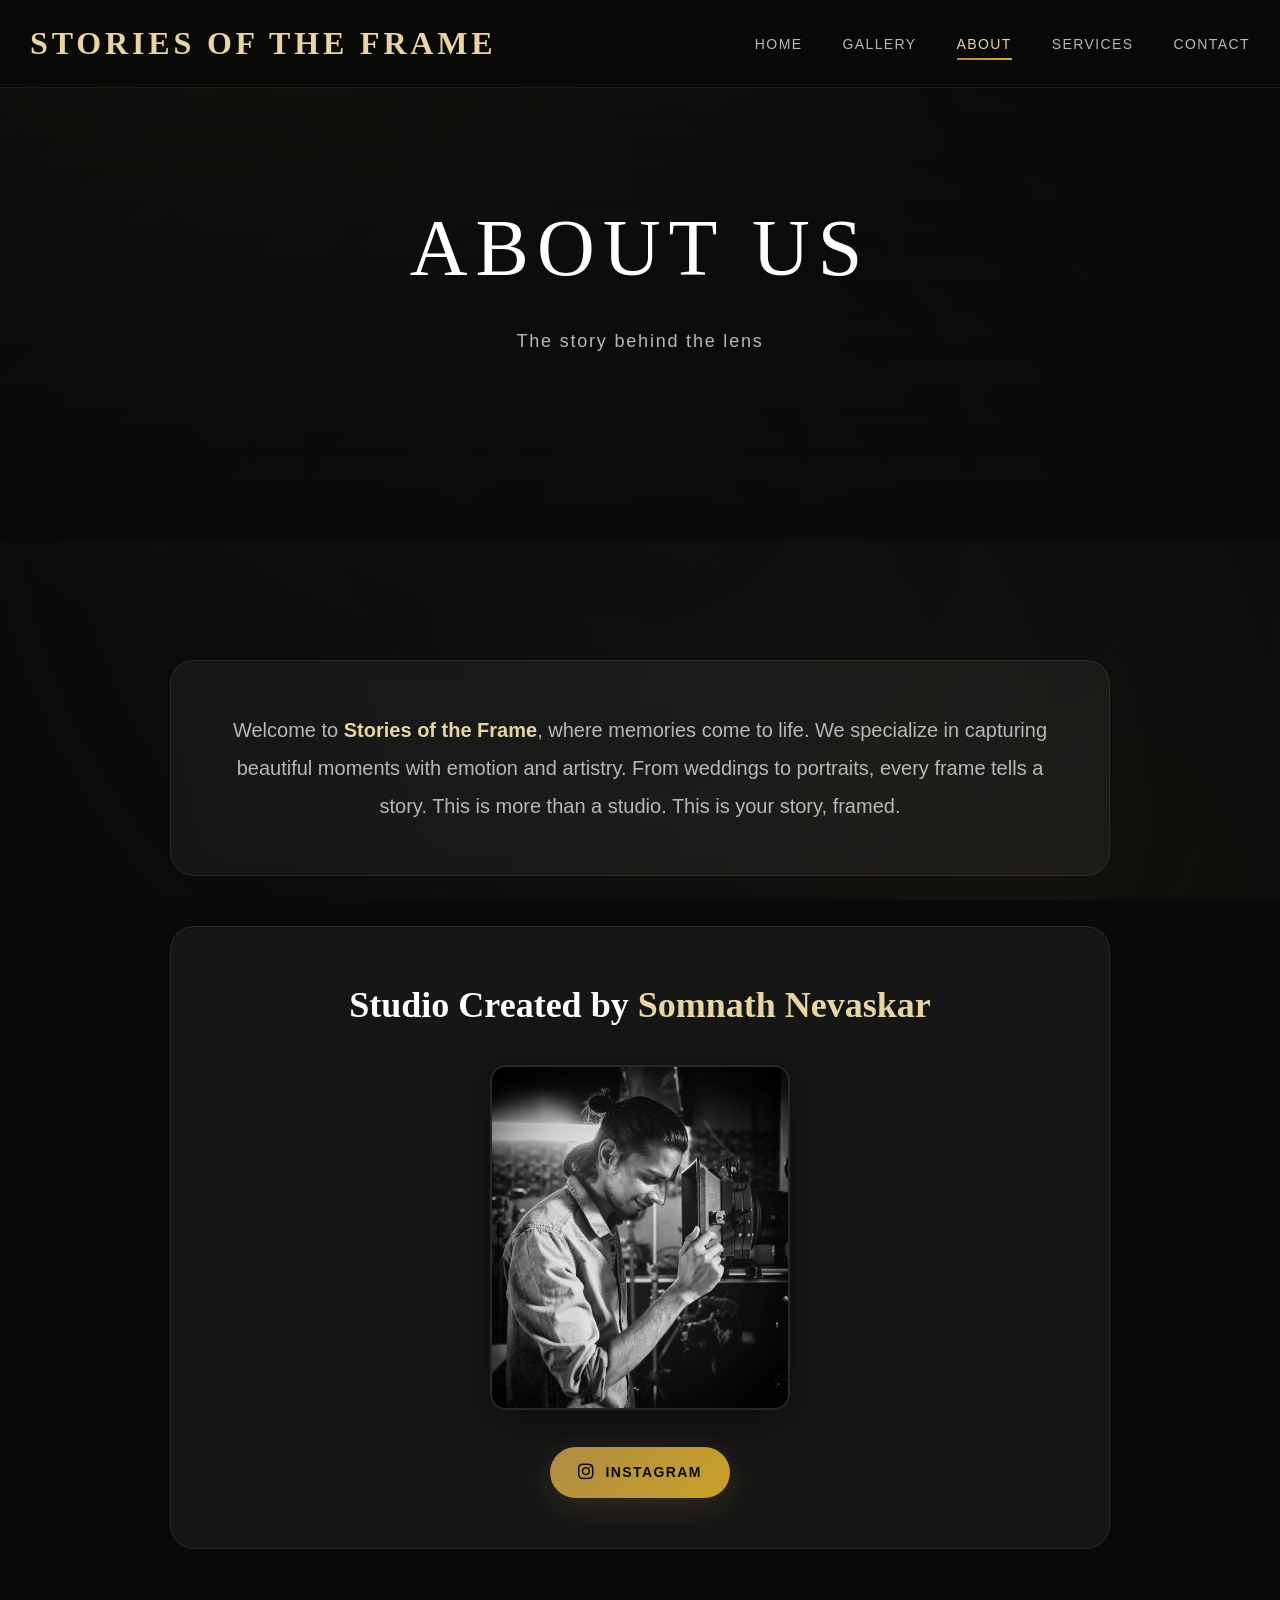
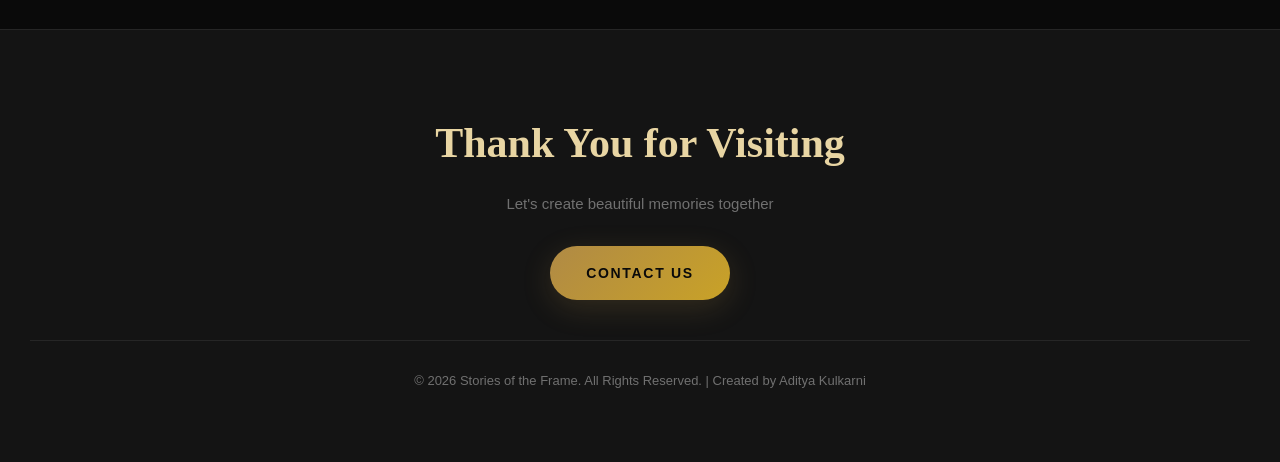
<file: about.html>
<!DOCTYPE html>
<html lang="en">
<head>
  <meta charset="UTF-8" />
  <meta name="viewport" content="width=device-width, initial-scale=1.0" />
  <title>Stories Of The Frame - About</title>
  <link rel="stylesheet" href="style.css" />
  <link rel="stylesheet" href="https://cdnjs.cloudflare.com/ajax/libs/font-awesome/6.4.0/css/all.min.css" />
</head>
<body>
  <div class="scroll-progress" id="scrollProgress"></div>
  
  <nav class="navbar" id="navbar">
    <div class="nav-container">
      <a href="index.html" class="logo">Stories Of The Frame</a>
      <div class="menu-toggle" id="menuToggle" onclick="toggleMenu()"><span></span><span></span><span></span></div>
      <ul class="nav-links" id="navLinks">
        <li><a href="index.html">Home</a></li>
        <li><a href="Frame.html">Gallery</a></li>
        <li><a href="about.html" class="active">About</a></li>
        <li><a href="serives.html">Services</a></li>
        <li><a href="contact.html">Contact</a></li>
      </ul>
    </div>
  </nav>
  
  <header class="page-header">
    <video autoplay muted loop playsinline class="page-header-video" id="pageVideo">
      <source src="vid/VID-20250129-WA0007.mp4" type="video/mp4" />
    </video>
    <div class="page-header-overlay"></div>
    <div class="page-header-content">
      <h1>About Us</h1>
      <p>The story behind the lens</p>
    </div>
  </header>
  
  <main>
    <section class="about-section">
      <div class="about-card reveal">
        <p>Welcome to <strong>Stories of the Frame</strong>, where memories come to life. We specialize in capturing beautiful moments with emotion and artistry. From weddings to portraits, every frame tells a story. This is more than a studio. This is your story, framed.</p>
      </div>
      <div class="creator-card reveal">
        <h2 class="creator-title">Studio Created by <strong>Somnath Nevaskar</strong></h2>
        <div class="creator-image">
          <img src="photo/somesh.jpeg" alt="Studio Owner" loading="lazy" />
        </div>
        <div class="social-links">
          <a href="https://www.instagram.com/_someshwar_rao?igsh=eXB0MXd5MjUyZXI3" target="_blank" class="social-link"><i class="fab fa-instagram"></i> Instagram</a>
        </div>
      </div>
    </section>
  </main>
  
  <footer>
    <h2>Thank You for Visiting</h2>
    <p>Let's create beautiful memories together</p>
    <a href="contact.html" class="cta-btn">Contact Us</a>
    <p class="copyright">&copy; 2026 Stories of the Frame. All Rights Reserved. | Created by Aditya Kulkarni</p>
  </footer>
  
  <script>
    function toggleMenu() {
      document.getElementById('navLinks').classList.toggle('active');
      document.getElementById('menuToggle').classList.toggle('active');
    }

    document.querySelectorAll('.nav-links a').forEach(link => {
      link.addEventListener('click', () => {
        document.getElementById('navLinks').classList.remove('active');
        document.getElementById('menuToggle').classList.remove('active');
      });
    });

    window.addEventListener('scroll', () => {
      const navbar = document.getElementById('navbar');
      const progress = document.getElementById('scrollProgress');
      
      if (window.scrollY > 50) navbar.classList.add('scrolled');
      else navbar.classList.remove('scrolled');
      
      const scrollTop = window.scrollY;
      const docHeight = document.documentElement.scrollHeight - window.innerHeight;
      progress.style.width = (scrollTop / docHeight) * 100 + '%';
    });

    const revealElements = document.querySelectorAll('.reveal');
    const revealObserver = new IntersectionObserver((entries) => {
      entries.forEach(entry => {
        if (entry.isIntersecting) entry.target.classList.add('in-view');
      });
    }, { threshold: 0.1, rootMargin: '0px 0px -50px 0px' });
    revealElements.forEach(el => revealObserver.observe(el));
  </script>
</body>
</html>
</file>
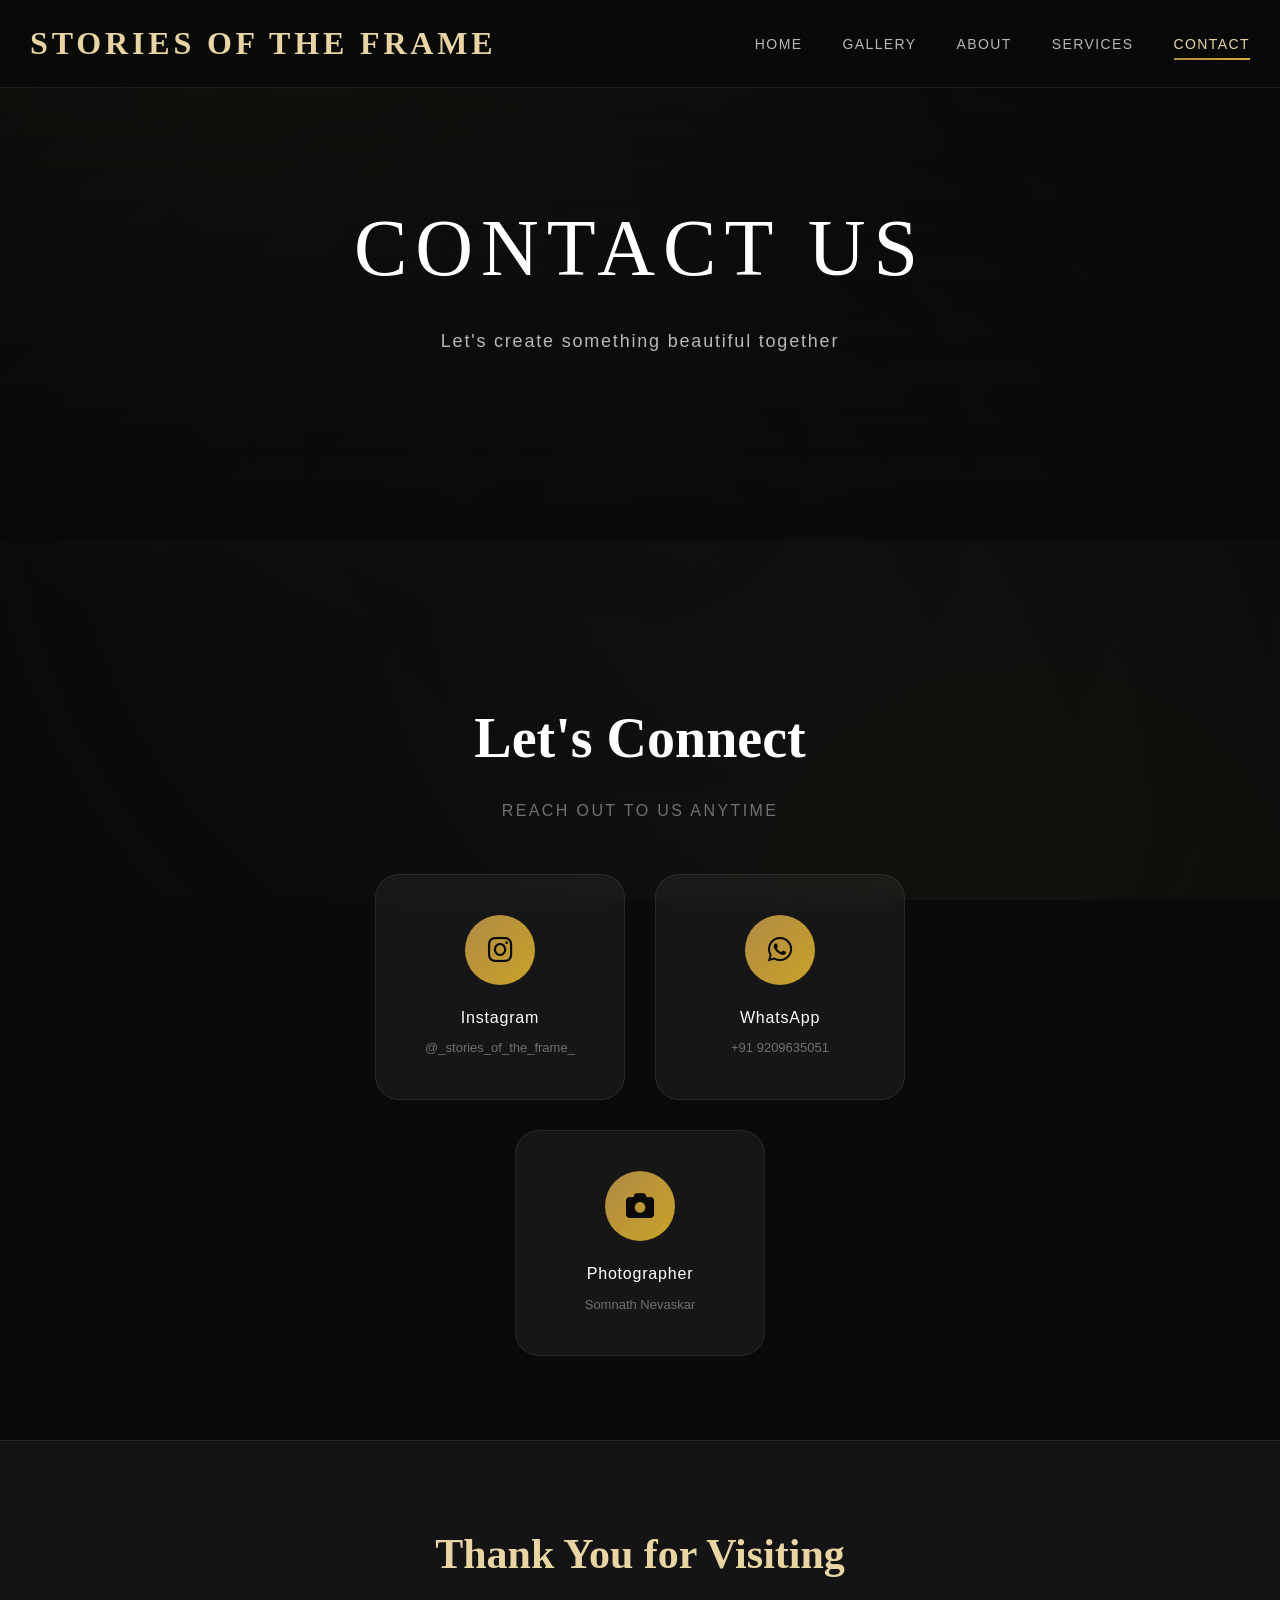
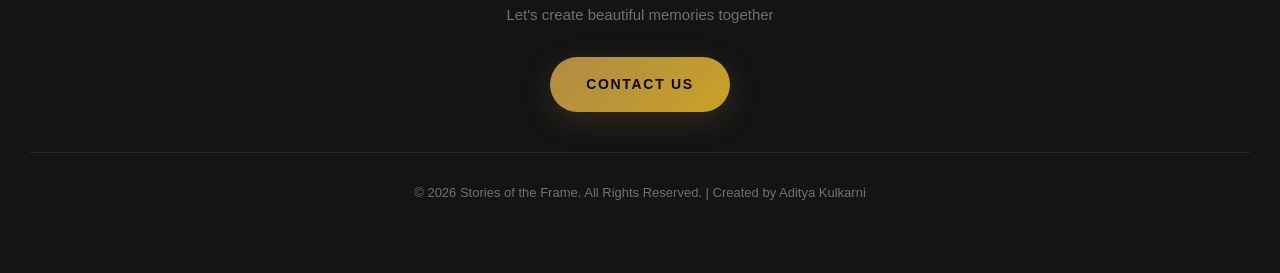
<file: contact.html>
<!DOCTYPE html>
<html lang="en">
<head>
  <meta charset="UTF-8" />
  <meta name="viewport" content="width=device-width, initial-scale=1.0" />
  <title>Stories Of The Frame - Contact</title>
  <link rel="stylesheet" href="style.css" />
  <link rel="stylesheet" href="https://cdnjs.cloudflare.com/ajax/libs/font-awesome/6.4.0/css/all.min.css" />
</head>
<body>
  <div class="scroll-progress" id="scrollProgress"></div>
  
  <nav class="navbar" id="navbar">
    <div class="nav-container">
      <a href="index.html" class="logo">Stories Of The Frame</a>
      <div class="menu-toggle" id="menuToggle" onclick="toggleMenu()"><span></span><span></span><span></span></div>
      <ul class="nav-links" id="navLinks">
        <li><a href="index.html">Home</a></li>
        <li><a href="Frame.html">Gallery</a></li>
        <li><a href="about.html">About</a></li>
        <li><a href="serives.html">Services</a></li>
        <li><a href="contact.html" class="active">Contact</a></li>
      </ul>
    </div>
  </nav>
  
  <header class="page-header">
    <video autoplay muted loop playsinline class="page-header-video" id="pageVideo">
      <source src="vid/VID-20250129-WA0007.mp4" type="video/mp4" />
    </video>
    <div class="page-header-overlay"></div>
    <div class="page-header-content">
      <h1>Contact Us</h1>
      <p>Let's create something beautiful together</p>
    </div>
  </header>
  
  <main>
    <section class="contact-section">
      <h2 class="contact-title reveal">Let's Connect</h2>
      <p class="contact-subtitle reveal">Reach out to us anytime</p>
      <div class="contact-grid reveal">
        <a href="https://www.instagram.com/_stories_of_the_frame_?igsh=MXc0NmU3d3RmYnJr" target="_blank" class="contact-card">
          <div class="contact-card-icon"><i class="fab fa-instagram"></i></div>
          <div class="contact-card-text">Instagram</div>
          <div class="contact-card-subtext">@_stories_of_the_frame_</div>
        </a>
        <a href="https://wa.me/919209635051?text=Hi%2C%20I%20have%20book%20order%20on" target="_blank" class="contact-card">
          <div class="contact-card-icon"><i class="fab fa-whatsapp"></i></div>
          <div class="contact-card-text">WhatsApp</div>
          <div class="contact-card-subtext">+91 9209635051</div>
        </a>
        <a href="https://www.instagram.com/_someshwar_rao?igsh=eXB0MXd5MjUyZXI3" target="_blank" class="contact-card">
          <div class="contact-card-icon"><i class="fas fa-camera"></i></div>
          <div class="contact-card-text">Photographer</div>
          <div class="contact-card-subtext">Somnath Nevaskar</div>
        </a>
      </div>
    </section>
  </main>
  
  <footer>
    <h2>Thank You for Visiting</h2>
    <p>Let's create beautiful memories together</p>
    <a href="contact.html" class="cta-btn">Contact Us</a>
    <p class="copyright">&copy; 2026 Stories of the Frame. All Rights Reserved. | Created by Aditya Kulkarni</p>
  </footer>
  
  <script>
    function toggleMenu() {
      document.getElementById('navLinks').classList.toggle('active');
      document.getElementById('menuToggle').classList.toggle('active');
    }

    document.querySelectorAll('.nav-links a').forEach(link => {
      link.addEventListener('click', () => {
        document.getElementById('navLinks').classList.remove('active');
        document.getElementById('menuToggle').classList.remove('active');
      });
    });

    window.addEventListener('scroll', () => {
      const navbar = document.getElementById('navbar');
      const progress = document.getElementById('scrollProgress');
      
      if (window.scrollY > 50) navbar.classList.add('scrolled');
      else navbar.classList.remove('scrolled');
      
      const scrollTop = window.scrollY;
      const docHeight = document.documentElement.scrollHeight - window.innerHeight;
      progress.style.width = (scrollTop / docHeight) * 100 + '%';
    });

    const revealElements = document.querySelectorAll('.reveal');
    const revealObserver = new IntersectionObserver((entries) => {
      entries.forEach(entry => {
        if (entry.isIntersecting) entry.target.classList.add('in-view');
      });
    }, { threshold: 0.1, rootMargin: '0px 0px -50px 0px' });
    revealElements.forEach(el => revealObserver.observe(el));
  </script>
</body>
</html>
</file>
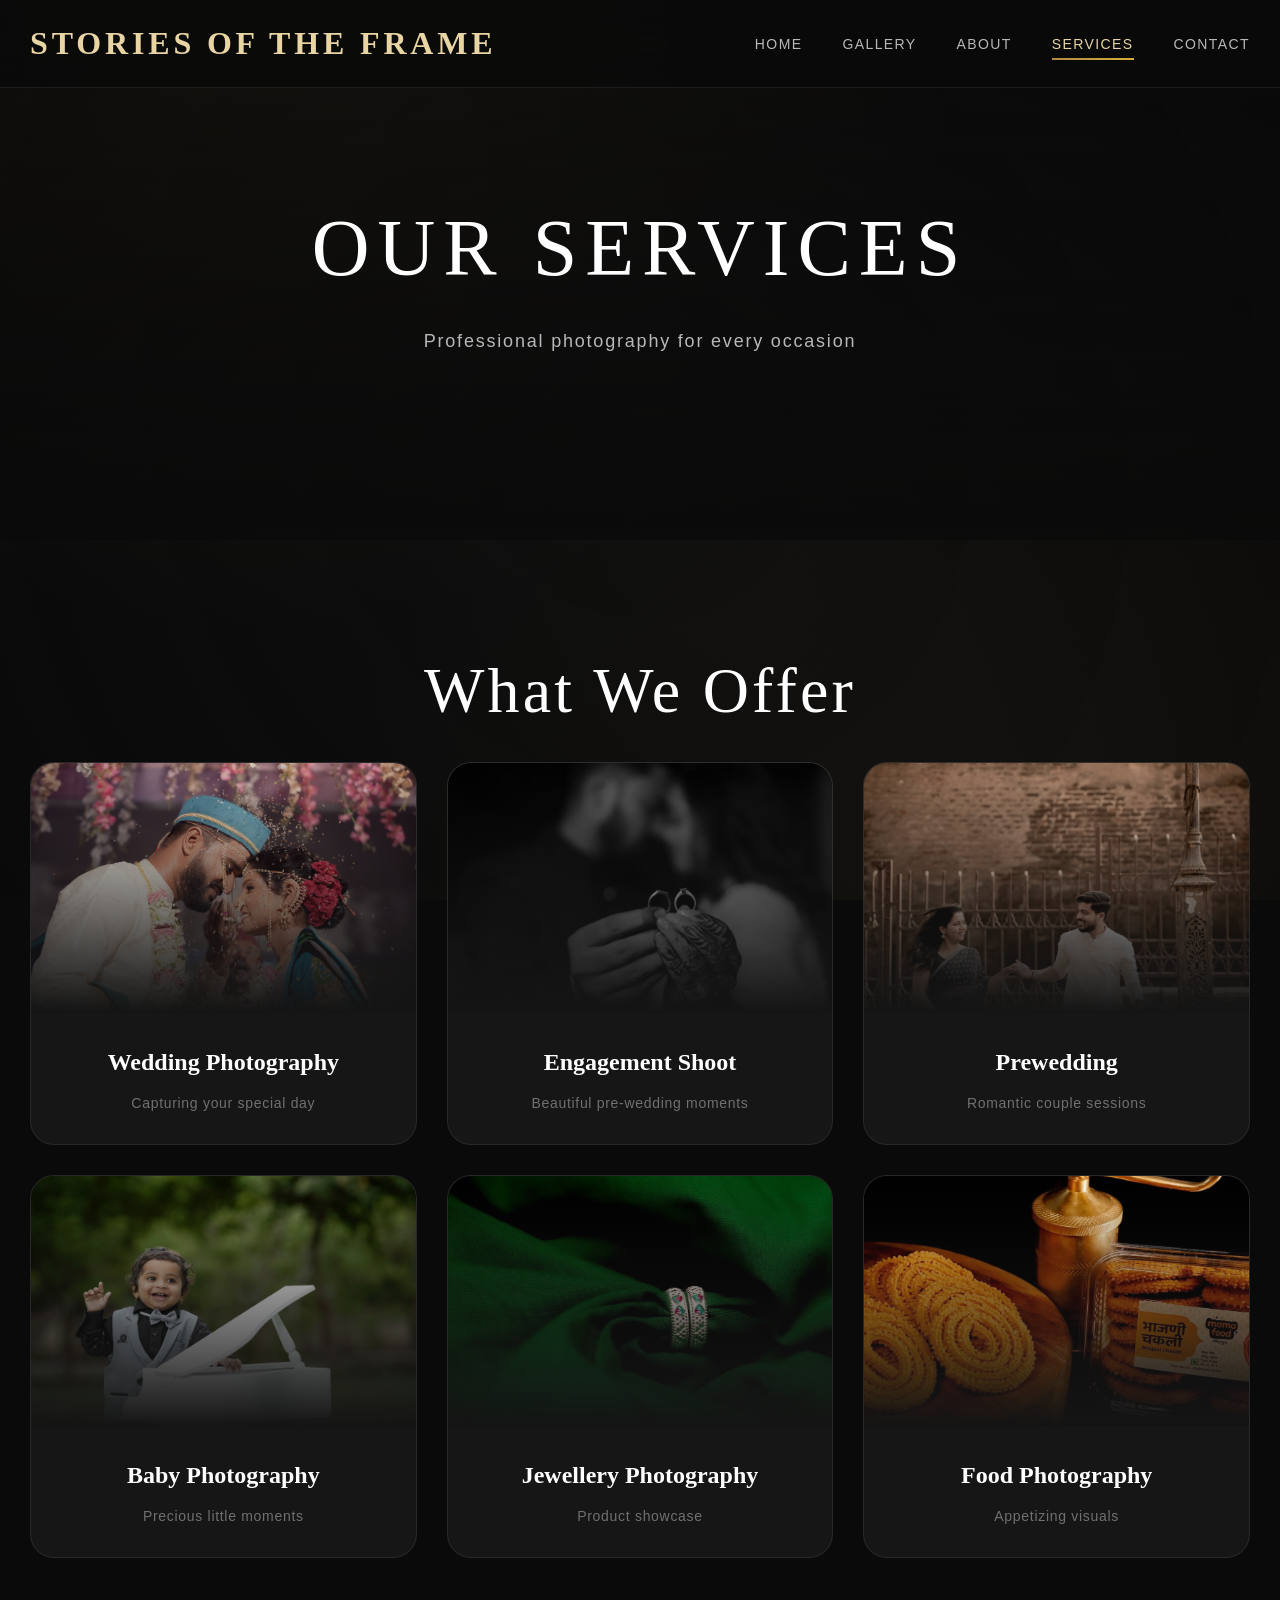
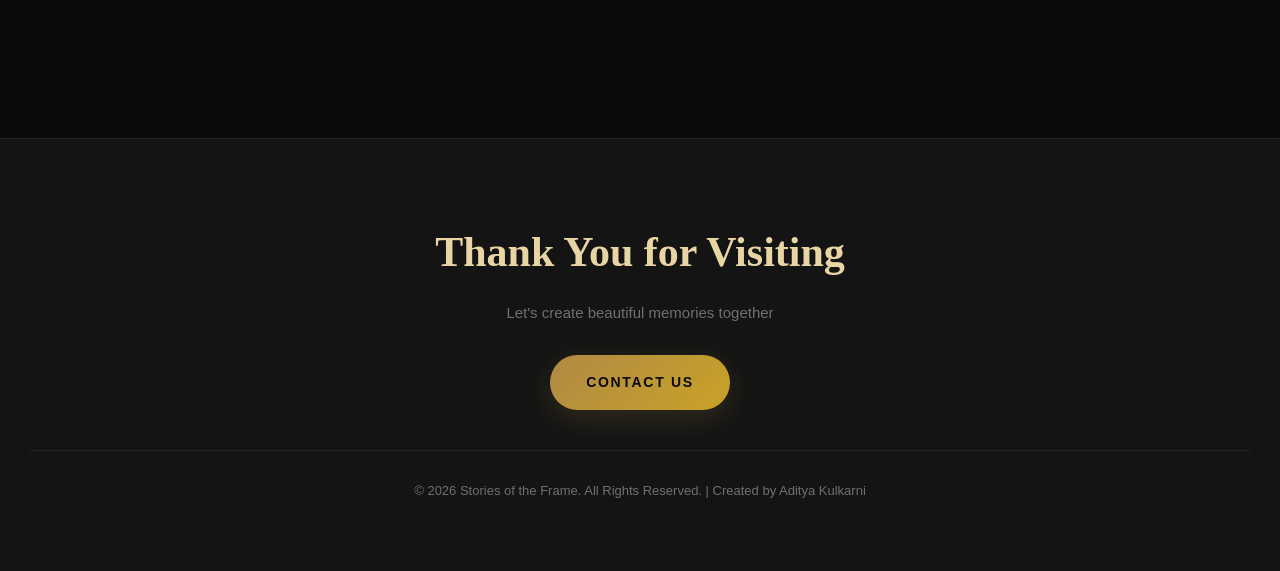
<file: serives.html>
<!DOCTYPE html>
<html lang="en">
<head>
  <meta charset="UTF-8" />
  <meta name="viewport" content="width=device-width, initial-scale=1.0" />
  <title>Stories Of The Frame - Services</title>
  <link rel="stylesheet" href="style.css" />
  <link rel="stylesheet" href="https://cdnjs.cloudflare.com/ajax/libs/font-awesome/6.4.0/css/all.min.css" />
</head>
<body>
  <div class="scroll-progress" id="scrollProgress"></div>
  
  <nav class="navbar" id="navbar">
    <div class="nav-container">
      <a href="index.html" class="logo">Stories Of The Frame</a>
      <div class="menu-toggle" id="menuToggle" onclick="toggleMenu()"><span></span><span></span><span></span></div>
      <ul class="nav-links" id="navLinks">
        <li><a href="index.html">Home</a></li>
        <li><a href="Frame.html">Gallery</a></li>
        <li><a href="about.html">About</a></li>
        <li><a href="serives.html" class="active">Services</a></li>
        <li><a href="contact.html">Contact</a></li>
      </ul>
    </div>
  </nav>
  
  <header class="page-header">
    <video autoplay muted loop playsinline class="page-header-video" id="pageVideo">
      <source src="vid/VID-20250129-WA0007.mp4" type="video/mp4" />
    </video>
    <div class="page-header-overlay"></div>
    <div class="page-header-content">
      <h1>Our Services</h1>
      <p>Professional photography for every occasion</p>
    </div>
  </header>
  
  <main>
    <section class="section">
      <h2 class="section-title reveal">What We Offer</h2>
      <div class="services-grid">
        <a href="Frame.html" class="service-card reveal">
          <div class="service-card-image"><img src="photo/wedding.jpeg" alt="Wedding" loading="lazy" /></div>
          <div class="service-card-content"><h3 class="service-card-title">Wedding Photography</h3><p class="service-card-desc">Capturing your special day</p></div>
        </a>
        <a href="Frame.html" class="service-card reveal">
          <div class="service-card-image"><img src="photo/engg.jpeg" alt="Engagement" loading="lazy" /></div>
          <div class="service-card-content"><h3 class="service-card-title">Engagement Shoot</h3><p class="service-card-desc">Beautiful pre-wedding moments</p></div>
        </a>
        <a href="Frame.html" class="service-card reveal">
          <div class="service-card-image"><img src="photo/prewedding.jpeg" alt="Prewedding" loading="lazy" /></div>
          <div class="service-card-content"><h3 class="service-card-title">Prewedding</h3><p class="service-card-desc">Romantic couple sessions</p></div>
        </a>
        <a href="Frame.html" class="service-card reveal">
          <div class="service-card-image"><img src="baby/baby.jpeg" alt="Baby" loading="lazy" /></div>
          <div class="service-card-content"><h3 class="service-card-title">Baby Photography</h3><p class="service-card-desc">Precious little moments</p></div>
        </a>
        <a href="Frame.html" class="service-card reveal">
          <div class="service-card-image"><img src="product/jewellery/jewellery.jpeg" alt="Jewellery" loading="lazy" /></div>
          <div class="service-card-content"><h3 class="service-card-title">Jewellery Photography</h3><p class="service-card-desc">Product showcase</p></div>
        </a>
        <a href="Frame.html" class="service-card reveal">
          <div class="service-card-image"><img src="product/food/food.jpeg" alt="Food" loading="lazy" /></div>
          <div class="service-card-content"><h3 class="service-card-title">Food Photography</h3><p class="service-card-desc">Appetizing visuals</p></div>
        </a>
      </div>
    </section>
  </main>
  
  <footer>
    <h2>Thank You for Visiting</h2>
    <p>Let's create beautiful memories together</p>
    <a href="contact.html" class="cta-btn">Contact Us</a>
    <p class="copyright">&copy; 2026 Stories of the Frame. All Rights Reserved. | Created by Aditya Kulkarni</p>
  </footer>
  
  <script>
    function toggleMenu() {
      document.getElementById('navLinks').classList.toggle('active');
      document.getElementById('menuToggle').classList.toggle('active');
    }

    document.querySelectorAll('.nav-links a').forEach(link => {
      link.addEventListener('click', () => {
        document.getElementById('navLinks').classList.remove('active');
        document.getElementById('menuToggle').classList.remove('active');
      });
    });

    window.addEventListener('scroll', () => {
      const navbar = document.getElementById('navbar');
      const progress = document.getElementById('scrollProgress');
      
      if (window.scrollY > 50) navbar.classList.add('scrolled');
      else navbar.classList.remove('scrolled');
      
      const scrollTop = window.scrollY;
      const docHeight = document.documentElement.scrollHeight - window.innerHeight;
      progress.style.width = (scrollTop / docHeight) * 100 + '%';
    });

    const revealElements = document.querySelectorAll('.reveal');
    const revealObserver = new IntersectionObserver((entries) => {
      entries.forEach(entry => {
        if (entry.isIntersecting) entry.target.classList.add('in-view');
      });
    }, { threshold: 0.1, rootMargin: '0px 0px -50px 0px' });
    revealElements.forEach(el => revealObserver.observe(el));
  </script>
</body>
</html>
</file>
<file: style.css>
/* ============================================
   CINEMATIC LOADER STYLES
   ============================================ */

.cinematic-loader {
    position: fixed;
    inset: 0;
    background: #0a0a0a;
    display: flex;
    flex-direction: column;
    align-items: center;
    justify-content: center;
    z-index: 99999;
    transition: opacity 0.8s ease;
}

.cinematic-loader.hidden,
.cinematic-loader.loader-hide {
    opacity: 0 !important;
    pointer-events: none !important;
}

.loader-particles {
    position: absolute;
    inset: 0;
    overflow: hidden;
    pointer-events: none;
}

.loader-particle {
    position: absolute;
    width: 6px;
    height: 6px;
    background: #b08a45;
    border-radius: 50%;
    animation: particleFloat 3s ease-in-out infinite;
    opacity: 0.6;
}

.loader-particle:nth-child(1) { left: 10%; top: 20%; animation-delay: 0s; }
.loader-particle:nth-child(2) { left: 20%; top: 60%; animation-delay: 0.5s; }
.loader-particle:nth-child(3) { left: 35%; top: 30%; animation-delay: 1s; }
.loader-particle:nth-child(4) { left: 50%; top: 70%; animation-delay: 1.5s; }
.loader-particle:nth-child(5) { left: 65%; top: 25%; animation-delay: 2s; }
.loader-particle:nth-child(6) { left: 80%; top: 55%; animation-delay: 0.3s; }
.loader-particle:nth-child(7) { left: 90%; top: 35%; animation-delay: 0.8s; }
.loader-particle:nth-child(8) { left: 75%; top: 80%; animation-delay: 1.2s; }

@keyframes particleFloat {
    0%, 100% { transform: translateY(0) scale(1); opacity: 0.6; }
    50% { transform: translateY(-30px) scale(1.5); opacity: 0.3; }
}

.loader-name {
    font-family: 'Cormorant Garamond', serif;
    font-size: clamp(32px, 8vw, 72px);
    font-weight: 500;
    letter-spacing: 0.15em;
    color: #e8d5a3;
    text-transform: uppercase;
    display: flex;
    flex-wrap: wrap;
    justify-content: center;
    gap: 8px;
    text-shadow: 0 0 40px rgba(176, 138, 69, 0.5);
    animation: textGlow 2s ease-in-out infinite alternate;
}

.loader-name span {
    display: inline-block;
    animation: letterFloat 2s ease-in-out infinite;
}

.loader-name span:nth-child(1) { animation-delay: 0.1s; }
.loader-name span:nth-child(2) { animation-delay: 0.2s; }
.loader-name span:nth-child(3) { animation-delay: 0.3s; }
.loader-name span:nth-child(4) { animation-delay: 0.4s; }
.loader-name span:nth-child(5) { animation-delay: 0.5s; }
.loader-name span:nth-child(6) { animation-delay: 0.6s; }
.loader-name span:nth-child(7) { animation-delay: 0.7s; }
.loader-name span:nth-child(8) { animation-delay: 0.8s; }
.loader-name span:nth-child(9) { animation-delay: 0.9s; }
.loader-name span:nth-child(10) { animation-delay: 1.0s; }
.loader-name span:nth-child(11) { animation-delay: 1.1s; }
.loader-name span:nth-child(12) { animation-delay: 1.2s; }
.loader-name span:nth-child(13) { animation-delay: 1.3s; }
.loader-name span:nth-child(14) { animation-delay: 1.4s; }
.loader-name span:nth-child(15) { animation-delay: 1.5s; }

@keyframes letterFloat {
    0%, 100% { transform: translateY(0); }
    50% { transform: translateY(-8px); }
}

@keyframes textGlow {
    from { text-shadow: 0 0 40px rgba(176, 138, 69, 0.4); }
    to { text-shadow: 0 0 60px rgba(176, 138, 69, 0.7), 0 0 80px rgba(176, 138, 69, 0.3); }
}

.loader-dots {
    display: flex;
    gap: 12px;
    margin-top: 30px;
}

.loader-dot {
    width: 12px;
    height: 12px;
    background: #b08a45;
    border-radius: 50%;
    animation: dotPulse 1.4s ease-in-out infinite;
}

.loader-dot:nth-child(1) { animation-delay: 0s; }
.loader-dot:nth-child(2) { animation-delay: 0.2s; }
.loader-dot:nth-child(3) { animation-delay: 0.4s; }

@keyframes dotPulse {
    0%, 80%, 100% { transform: scale(0.8); opacity: 0.5; }
    40% { transform: scale(1.2); opacity: 1; }
}

.loader-progress-mini {
    width: 200px;
    height: 3px;
    background: rgba(176, 138, 69, 0.2);
    border-radius: 3px;
    margin-top: 30px;
    overflow: hidden;
}

.loader-progress-mini-bar {
    height: 100%;
    width: 0;
    background: linear-gradient(90deg, #b08a45, #d4af37);
    border-radius: 3px;
    animation: progressFill 3s ease-out forwards;
}

@keyframes progressFill {
    0% { width: 0; }
    20% { width: 30%; }
    50% { width: 60%; }
    80% { width: 85%; }
    100% { width: 100%; }
}

/* Flash Overlay */
.flash-overlay {
    position: fixed;
    inset: 0;
    background: white;
    opacity: 0;
    pointer-events: none;
    z-index: 99998;
    transition: opacity 0.1s ease;
}

.flash-overlay.active {
    opacity: 0.8;
}

/* Focus Box */
.focus-box {
    width: 26px;
    height: 40px;
    border: 2px solid rgba(176, 138, 69, 0.6);
    border-radius: 20px;
    position: relative;
    animation: focusPulse 2s ease-in-out infinite;
}

.focus-box::before {
    content: '';
    position: absolute;
    top: 8px;
    left: 50%;
    transform: translateX(-50%);
    width: 4px;
    height: 8px;
    background: #b08a45;
    border-radius: 2px;
}

@keyframes focusPulse {
    0%, 100% { border-color: rgba(176, 138, 69, 0.6); }
    50% { border-color: rgba(176, 138, 69, 1); box-shadow: 0 0 20px rgba(176, 138, 69, 0.4); }
}

/* ============================================
   STORIES OF THE FRAME - PREMIUM BLACK THEME
   ============================================ */

@import url('https://fonts.googleapis.com/css2?family=Cormorant+Garamond:wght@400;500;600;700&family=Manrope:wght@300;400;500;600;700&display=swap');

:root {
    --bg-primary: #0a0a0a;
    --bg-secondary: #141414;
    --bg-tertiary: #1a1a1a;
    --bg-card: rgba(255, 255, 255, 0.03);
    --bg-card-hover: rgba(255, 255, 255, 0.06);
    --gold-primary: #b08a45;
    --gold-light: #d4af37;
    --gold-soft: #c9a227;
    --gold-glow: rgba(176, 138, 69, 0.3);
    --text-primary: #ffffff;
    --text-secondary: #b8b8b8;
    --text-muted: #707070;
    --text-gold: #e8d5a3;
    --glass-bg: rgba(255, 255, 255, 0.05);
    --glass-border: rgba(255, 255, 255, 0.08);
    --shadow-sm: 0 4px 20px rgba(0, 0, 0, 0.3);
    --shadow-md: 0 8px 40px rgba(0, 0, 0, 0.4);
    --shadow-lg: 0 16px 60px rgba(0, 0, 0, 0.5);
    --shadow-gold: 0 8px 30px rgba(176, 138, 69, 0.2);
    --font-display: 'Cormorant Garamond', serif;
    --font-body: 'Manrope', sans-serif;
    --radius-sm: 8px;
    --radius-md: 16px;
    --radius-lg: 24px;
    --radius-full: 9999px;
    --transition-fast: 0.2s ease;
    --transition-medium: 0.4s ease;
    --transition-slow: 0.7s cubic-bezier(0.4, 0, 0.2, 1);
}

*, *::before, *::after {
    margin: 0;
    padding: 0;
    box-sizing: border-box;
}

html {
    scroll-behavior: smooth;
    scroll-padding-top: 80px;
}

body {
    font-family: var(--font-body);
    background: var(--bg-primary);
    color: var(--text-primary);
    line-height: 1.6;
    overflow-x: hidden;
    min-height: 100vh;
}

body::before {
    content: '';
    position: fixed;
    top: 0;
    left: 0;
    width: 100%;
    height: 100%;
    background: radial-gradient(ellipse at 20% 0%, rgba(176, 138, 69, 0.08) 0%, transparent 50%),
                radial-gradient(ellipse at 80% 100%, rgba(176, 138, 69, 0.05) 0%, transparent 50%),
                radial-gradient(circle at 50% 50%, rgba(20, 20, 20, 0.5) 0%, transparent 100%);
    pointer-events: none;
    z-index: -1;
}

.scroll-progress {
    position: fixed;
    top: 0;
    left: 0;
    height: 3px;
    width: 0;
    background: linear-gradient(90deg, var(--gold-primary), var(--gold-light), var(--gold-primary));
    z-index: 10000;
    box-shadow: 0 0 20px var(--gold-glow);
    transition: width 0.1s linear;
}

/* Navigation */
.navbar {
    position: fixed;
    top: 0;
    left: 0;
    width: 100%;
    background: rgba(10, 10, 10, 0.85);
    backdrop-filter: blur(20px);
    -webkit-backdrop-filter: blur(20px);
    border-bottom: 1px solid var(--glass-border);
    z-index: 5000;
    padding: 0;
    transition: all var(--transition-medium);
}

.navbar.scrolled {
    background: rgba(10, 10, 10, 0.95);
    box-shadow: var(--shadow-md);
}

.nav-container {
    max-width: 1400px;
    margin: 0 auto;
    padding: 18px 30px;
    display: flex;
    justify-content: space-between;
    align-items: center;
}

.logo {
    font-family: var(--font-display);
    font-size: clamp(24px, 3vw, 32px);
    font-weight: 600;
    letter-spacing: 0.12em;
    color: var(--text-gold);
    text-transform: uppercase;
    text-decoration: none;
    transition: all var(--transition-fast);
}

.logo:hover {
    color: var(--gold-light);
    text-shadow: 0 0 30px var(--gold-glow);
}

.nav-links {
    list-style: none;
    display: flex;
    gap: 40px;
    align-items: center;
}

.nav-links li a {
    font-family: var(--font-body);
    font-size: 14px;
    font-weight: 500;
    letter-spacing: 0.1em;
    text-transform: uppercase;
    color: var(--text-secondary);
    text-decoration: none;
    position: relative;
    padding: 8px 0;
    transition: color var(--transition-fast);
}

.nav-links li a::after {
    content: '';
    position: absolute;
    bottom: 0;
    left: 0;
    width: 0;
    height: 2px;
    background: linear-gradient(90deg, var(--gold-primary), var(--gold-light));
    transition: width var(--transition-medium);
}

.nav-links li a:hover,
.nav-links li a.active {
    color: var(--text-gold);
}

.nav-links li a:hover::after,
.nav-links li a.active::after {
    width: 100%;
}

.menu-toggle {
    display: none;
    flex-direction: column;
    gap: 6px;
    cursor: pointer;
    padding: 10px;
    z-index: 6000;
}

.menu-toggle span {
    width: 28px;
    height: 2px;
    background: var(--text-primary);
    border-radius: 2px;
    transition: all var(--transition-medium);
    transform-origin: center;
}

.menu-toggle.active span:nth-child(1) { transform: rotate(45deg) translate(6px, 6px); }
.menu-toggle.active span:nth-child(2) { opacity: 0; }
.menu-toggle.active span:nth-child(3) { transform: rotate(-45deg) translate(6px, -6px); }

@media (max-width: 992px) {
    .menu-toggle { display: flex; }
    .nav-links {
        position: fixed;
        top: 0;
        right: -100%;
        width: min(400px, 85%);
        height: 100vh;
        background: var(--bg-secondary);
        flex-direction: column;
        justify-content: center;
        gap: 30px;
        padding: 40px;
        transition: right var(--transition-medium);
        border-left: 1px solid var(--glass-border);
    }
    .nav-links.active { right: 0; }
    .nav-links li a { font-size: 18px; }
}

/* Hero Section */
.hero {
    position: relative;
    height: 100vh;
    min-height: 700px;
    display: flex;
    align-items: center;
    justify-content: center;
    overflow: hidden;
}

.hero-video {
    position: absolute;
    top: 0;
    left: 0;
    width: 100%;
    height: 100%;
    object-fit: cover;
    z-index: -1;
    transition: transform 0.1s linear;
}

.hero-overlay {
    position: absolute;
    inset: 0;
    background: linear-gradient(to top, rgba(10, 10, 10, 0.9) 0%, rgba(10, 10, 10, 0.4) 50%, rgba(10, 10, 10, 0.3) 100%),
                linear-gradient(to bottom, rgba(10, 10, 10, 0.3) 0%, transparent 30%);
    z-index: 0;
}

.hero-content {
    position: relative;
    z-index: 1;
    text-align: center;
    max-width: 1000px;
    padding: 0 30px;
    transition: transform 0.1s linear;
}

.hero-title {
    font-family: var(--font-display);
    font-size: clamp(48px, 10vw, 120px);
    font-weight: 500;
    letter-spacing: 0.08em;
    text-transform: uppercase;
    line-height: 1.1;
    margin-bottom: 20px;
    background: linear-gradient(135deg, var(--text-primary) 0%, var(--text-gold) 50%, var(--text-primary) 100%);
    background-size: 200% auto;
    -webkit-background-clip: text;
    -webkit-text-fill-color: transparent;
    background-clip: text;
    animation: shine 5s linear infinite;
}

@keyframes shine { to { background-position: 200% center; } }

.hero-subtitle {
    font-size: clamp(16px, 2.5vw, 22px);
    font-weight: 300;
    color: var(--text-secondary);
    letter-spacing: 0.15em;
    text-transform: uppercase;
    margin-bottom: 40px;
    opacity: 0;
    transform: translateY(30px);
    animation: fadeInUp 1s ease 0.5s forwards;
}

.hero-cta {
    display: inline-flex;
    align-items: center;
    gap: 12px;
    padding: 18px 40px;
    background: linear-gradient(135deg, var(--gold-primary), var(--gold-soft));
    color: var(--bg-primary);
    font-family: var(--font-body);
    font-size: 14px;
    font-weight: 700;
    letter-spacing: 0.15em;
    text-transform: uppercase;
    text-decoration: none;
    border-radius: var(--radius-full);
    transition: all var(--transition-medium);
    box-shadow: var(--shadow-gold);
    opacity: 0;
    transform: translateY(30px);
    animation: fadeInUp 1s ease 0.8s forwards;
}

.hero-cta:hover {
    transform: translateY(-3px);
    box-shadow: 0 15px 40px rgba(176, 138, 69, 0.35);
    background: linear-gradient(135deg, var(--gold-light), var(--gold-primary));
}

.hero-cta i { transition: transform var(--transition-fast); }
.hero-cta:hover i { transform: translateX(5px); }

@keyframes fadeInUp { to { opacity: 1; transform: translateY(0); } }

.scroll-indicator {
    position: absolute;
    bottom: 40px;
    left: 50%;
    transform: translateX(-50%);
    display: flex;
    flex-direction: column;
    align-items: center;
    gap: 10px;
    color: var(--text-muted);
    font-size: 12px;
    letter-spacing: 0.2em;
    text-transform: uppercase;
    opacity: 0;
    animation: fadeInUp 1s ease 1.2s forwards;
}

/* Page Header */
.page-header {
    position: relative;
    height: 60vh;
    min-height: 400px;
    display: flex;
    align-items: center;
    justify-content: center;
    overflow: hidden;
    margin-top: 0;
}

.page-header-video {
    position: absolute;
    top: 0;
    left: 0;
    width: 100%;
    height: 100%;
    object-fit: cover;
    z-index: -1;
    transition: transform 0.1s linear;
}

.page-header-overlay {
    position: absolute;
    inset: 0;
    background: linear-gradient(to top, rgba(10, 10, 10, 0.85) 0%, rgba(10, 10, 10, 0.3) 100%);
    z-index: 0;
}

.page-header-content {
    position: relative;
    z-index: 1;
    text-align: center;
    padding: 0 30px;
}

.page-header h1 {
    font-family: var(--font-display);
    font-size: clamp(40px, 8vw, 80px);
    font-weight: 500;
    letter-spacing: 0.1em;
    text-transform: uppercase;
    color: var(--text-primary);
    margin-bottom: 15px;
}

.page-header p {
    font-size: clamp(14px, 2vw, 18px);
    color: var(--text-secondary);
    letter-spacing: 0.1em;
}

/* Main Content */
main { position: relative; z-index: 1; }

.section {
    padding: 100px 30px;
    max-width: 1400px;
    margin: 0 auto;
}

.section-title {
    font-family: var(--font-display);
    font-size: clamp(36px, 6vw, 64px);
    font-weight: 500;
    text-align: center;
    letter-spacing: 0.05em;
    margin-bottom: 20px;
    color: var(--text-primary);
}

.section-subtitle {
    font-size: 16px;
    color: var(--text-muted);
    text-align: center;
    letter-spacing: 0.15em;
    text-transform: uppercase;
    margin-bottom: 60px;
}

/* Intro Card */
.intro-card {
    background: var(--glass-bg);
    border: 1px solid var(--glass-border);
    border-radius: var(--radius-lg);
    padding: clamp(30px, 5vw, 60px);
    text-align: center;
    margin-bottom: 80px;
    backdrop-filter: blur(10px);
    transition: all var(--transition-medium);
}

.intro-card:hover {
    background: var(--bg-card-hover);
    border-color: rgba(176, 138, 69, 0.2);
    box-shadow: var(--shadow-gold);
}

.intro-card p {
    font-size: clamp(16px, 2vw, 20px);
    line-height: 1.9;
    color: var(--text-secondary);
    max-width: 900px;
    margin: 0 auto;
}

.intro-card strong { color: var(--text-gold); font-weight: 600; }

/* Slider */
.slider-section { margin-bottom: 80px; }

.slider-container {
    position: relative;
    border-radius: var(--radius-lg);
    overflow: hidden;
    background: var(--bg-secondary);
    border: 1px solid var(--glass-border);
}

.slider {
    display: flex;
    transition: transform 1s cubic-bezier(0.4, 0, 0.2, 1);
}

.slide {
    flex: 0 0 100%;
    height: min(70vh, 600px);
    position: relative;
}

.slide img { width: 100%; height: 100%; object-fit: cover; }

.slider-nav {
    position: absolute;
    bottom: 30px;
    left: 50%;
    transform: translateX(-50%);
    display: flex;
    gap: 12px;
    z-index: 10;
}

.slider-dot {
    width: 12px;
    height: 12px;
    border-radius: 50%;
    background: rgba(255, 255, 255, 0.3);
    cursor: pointer;
    transition: all var(--transition-fast);
    border: none;
}

.slider-dot.active,
.slider-dot:hover {
    background: var(--gold-primary);
    transform: scale(1.2);
}

.slider-arrow {
    position: absolute;
    top: 50%;
    transform: translateY(-50%);
    width: 50px;
    height: 50px;
    background: var(--glass-bg);
    border: 1px solid var(--glass-border);
    border-radius: 50%;
    display: flex;
    align-items: center;
    justify-content: center;
    color: var(--text-primary);
    cursor: pointer;
    transition: all var(--transition-fast);
    z-index: 10;
    backdrop-filter: blur(10px);
}

.slider-arrow:hover {
    background: var(--gold-primary);
    color: var(--bg-primary);
}

.slider-arrow.prev { left: 20px; }
.slider-arrow.next { right: 20px; }

/* Image Grid */
.image-grid {
    display: grid;
    grid-template-columns: repeat(auto-fit, minmax(280px, 1fr));
    gap: 20px;
    margin-bottom: 80px;
}

.grid-item {
    position: relative;
    overflow: hidden;
    border-radius: var(--radius-md);
    aspect-ratio: 1;
    cursor: pointer;
    border: 1px solid var(--glass-border);
}

.grid-item img {
    width: 100%;
    height: 100%;
    object-fit: cover;
    transition: transform var(--transition-slow);
}

.grid-item:hover img { transform: scale(1.1); }

.grid-item-overlay {
    position: absolute;
    inset: 0;
    background: linear-gradient(to top, rgba(10, 10, 10, 0.8) 0%, transparent 60%);
    opacity: 0;
    transition: opacity var(--transition-medium);
    display: flex;
    align-items: flex-end;
    padding: 20px;
}

.grid-item:hover .grid-item-overlay { opacity: 1; }
.grid-item-overlay span {
    color: var(--text-primary);
    font-size: 14px;
    letter-spacing: 0.1em;
    text-transform: uppercase;
}

/* Gallery */
.gallery {
    columns: 2;
    column-gap: 20px;
}

@media (min-width: 768px) { .gallery { columns: 3; } }
@media (min-width: 1200px) { .gallery { columns: 4; } }

.gallery-item {
    break-inside: avoid;
    margin-bottom: 20px;
    position: relative;
    overflow: hidden;
    border-radius: var(--radius-md);
    cursor: pointer;
    border: 1px solid var(--glass-border);
    transition: all var(--transition-medium);
}

.gallery-item img {
    width: 100%;
    display: block;
    transition: transform var(--transition-slow);
}

.gallery-item:hover {
    transform: translateY(-5px);
    box-shadow: var(--shadow-gold);
    border-color: var(--gold-primary);
}

.gallery-item:hover img { transform: scale(1.05); }

.gallery-item-overlay {
    position: absolute;
    inset: 0;
    background: linear-gradient(135deg, rgba(176, 138, 69, 0.2) 0%, rgba(10, 10, 10, 0.6) 100%);
    opacity: 0;
    transition: opacity var(--transition-medium);
    display: flex;
    align-items: center;
    justify-content: center;
}

.gallery-item:hover .gallery-item-overlay { opacity: 1; }

.gallery-item-overlay i {
    color: var(--gold-primary);
    font-size: 24px;
    transform: scale(0);
    transition: transform var(--transition-fast);
}

.gallery-item:hover .gallery-item-overlay i { transform: scale(1); }

/* Services Grid */
.services-grid {
    display: grid;
    grid-template-columns: repeat(auto-fit, minmax(300px, 1fr));
    gap: 30px;
    margin-bottom: 80px;
}

.service-card {
    background: var(--glass-bg);
    border: 1px solid var(--glass-border);
    border-radius: var(--radius-lg);
    overflow: hidden;
    text-decoration: none;
    transition: all var(--transition-medium);
}

.service-card:hover {
    transform: translateY(-10px);
    border-color: var(--gold-primary);
    box-shadow: var(--shadow-gold);
}

.service-card-image {
    height: 250px;
    overflow: hidden;
    position: relative;
}

.service-card-image img {
    width: 100%;
    height: 100%;
    object-fit: cover;
    transition: transform var(--transition-slow);
}

.service-card:hover .service-card-image img { transform: scale(1.1); }

.service-card-image::after {
    content: '';
    position: absolute;
    inset: 0;
    background: linear-gradient(to top, var(--bg-secondary) 0%, transparent 100%);
}

.service-card-content {
    padding: 30px;
    text-align: center;
}

.service-card-title {
    font-family: var(--font-display);
    font-size: 24px;
    color: var(--text-primary);
    margin-bottom: 10px;
}

.service-card-desc {
    font-size: 14px;
    color: var(--text-muted);
    letter-spacing: 0.05em;
}

/* About Section */
.about-section {
    padding: 120px 30px 80px;
    max-width: 1000px;
    margin: 0 auto;
}

.about-card {
    background: var(--glass-bg);
    border: 1px solid var(--glass-border);
    border-radius: var(--radius-lg);
    padding: clamp(30px, 5vw, 50px);
    margin-bottom: 50px;
    backdrop-filter: blur(10px);
}

.about-card p {
    font-size: clamp(16px, 2vw, 20px);
    line-height: 1.9;
    color: var(--text-secondary);
    text-align: center;
}

.about-card strong { color: var(--text-gold); }

.creator-card {
    background: var(--glass-bg);
    border: 1px solid var(--glass-border);
    border-radius: var(--radius-lg);
    padding: clamp(30px, 5vw, 50px);
    text-align: center;
    backdrop-filter: blur(10px);
}

.creator-title {
    font-family: var(--font-display);
    font-size: clamp(24px, 4vw, 36px);
    color: var(--text-primary);
    margin-bottom: 30px;
}

.creator-title strong { color: var(--text-gold); }

.creator-image { margin-bottom: 30px; }

.creator-image img {
    width: min(300px, 80%);
    border-radius: var(--radius-md);
    border: 2px solid var(--glass-border);
    box-shadow: var(--shadow-md);
    transition: all var(--transition-medium);
}

.creator-image img:hover {
    border-color: var(--gold-primary);
    box-shadow: var(--shadow-gold);
    transform: scale(1.02);
}

.social-links {
    display: flex;
    justify-content: center;
    gap: 20px;
    flex-wrap: wrap;
}

.social-link {
    display: inline-flex;
    align-items: center;
    gap: 10px;
    padding: 14px 28px;
    background: linear-gradient(135deg, var(--gold-primary), var(--gold-soft));
    color: var(--bg-primary);
    text-decoration: none;
    font-weight: 600;
    font-size: 14px;
    letter-spacing: 0.1em;
    text-transform: uppercase;
    border-radius: var(--radius-full);
    transition: all var(--transition-medium);
    box-shadow: var(--shadow-gold);
}

.social-link:hover {
    transform: translateY(-3px);
    box-shadow: 0 15px 40px rgba(176, 138, 69, 0.35);
}

.social-link i { font-size: 18px; }

/* Contact Section */
.contact-section {
    padding: 150px 30px 80px;
    text-align: center;
    min-height: 100vh;
    display: flex;
    flex-direction: column;
    justify-content: center;
}

.contact-title {
    font-family: var(--font-display);
    font-size: clamp(36px, 6vw, 56px);
    color: var(--text-primary);
    margin-bottom: 15px;
}

.contact-subtitle {
    font-size: 16px;
    color: var(--text-muted);
    letter-spacing: 0.15em;
    text-transform: uppercase;
    margin-bottom: 50px;
}

.contact-grid {
    display: flex;
    justify-content: center;
    gap: 30px;
    flex-wrap: wrap;
    max-width: 800px;
    margin: 0 auto;
}

.contact-card {
    background: var(--glass-bg);
    border: 1px solid var(--glass-border);
    border-radius: var(--radius-lg);
    padding: 40px 30px;
    width: min(250px, 100%);
    text-decoration: none;
    transition: all var(--transition-medium);
    backdrop-filter: blur(10px);
}

.contact-card:hover {
    transform: translateY(-8px);
    border-color: var(--gold-primary);
    box-shadow: var(--shadow-gold);
    background: var(--bg-card-hover);
}

.contact-card-icon {
    width: 70px;
    height: 70px;
    background: linear-gradient(135deg, var(--gold-primary), var(--gold-soft));
    border-radius: 50%;
    display: flex;
    align-items: center;
    justify-content: center;
    margin: 0 auto 20px;
}

.contact-card-icon i {
    font-size: 28px;
    color: var(--bg-primary);
}

.contact-card-text {
    font-size: 16px;
    font-weight: 500;
    color: var(--text-primary);
    letter-spacing: 0.05em;
}

.contact-card-subtext {
    font-size: 13px;
    color: var(--text-muted);
    margin-top: 8px;
}

/* Section Switcher */
.section-switcher {
    display: flex;
    justify-content: center;
    gap: 15px;
    margin-bottom: 50px;
    flex-wrap: wrap;
}

.switch-btn {
    padding: 14px 32px;
    background: var(--glass-bg);
    border: 1px solid var(--glass-border);
    color: var(--text-secondary);
    font-family: var(--font-body);
    font-size: 14px;
    font-weight: 600;
    letter-spacing: 0.1em;
    text-transform: uppercase;
    border-radius: var(--radius-full);
    cursor: pointer;
    transition: all var(--transition-medium);
    backdrop-filter: blur(10px);
}

.switch-btn:hover,
.switch-btn.active {
    background: linear-gradient(135deg, var(--gold-primary), var(--gold-soft));
    color: var(--bg-primary);
    border-color: var(--gold-primary);
    box-shadow: var(--shadow-gold);
    transform: translateY(-2px);
}

/* Video Grid */
.video-grid {
    display: grid;
    grid-template-columns: repeat(auto-fit, minmax(350px, 1fr));
    gap: 30px;
}

.video-item {
    border-radius: var(--radius-lg);
    overflow: hidden;
    border: 1px solid var(--glass-border);
    box-shadow: var(--shadow-md);
    transition: all var(--transition-medium);
}

.video-item:hover {
    transform: translateY(-5px);
    box-shadow: var(--shadow-gold);
    border-color: var(--gold-primary);
}

.video-item video {
    width: 100%;
    display: block;
    cursor: pointer;
}

/* Lightbox */
.lightbox {
    position: fixed;
    inset: 0;
    background: rgba(0, 0, 0, 0.95);
    display: none;
    align-items: center;
    justify-content: center;
    z-index: 99999;
    padding: 30px;
    opacity: 0;
    transition: opacity var(--transition-medium);
}

.lightbox.active {
    display: flex;
    opacity: 1;
}

.lightbox-content {
    max-width: min(90vw, 1200px);
    max-height: 90vh;
    position: relative;
}

.lightbox-content img,
.lightbox-content video {
    max-width: 100%;
    max-height: 85vh;
    object-fit: contain;
    border-radius: var(--radius-md);
    box-shadow: var(--shadow-lg);
}

.lightbox-close {
    position: absolute;
    top: -50px;
    right: 0;
    width: 44px;
    height: 44px;
    background: var(--glass-bg);
    border: 1px solid var(--glass-border);
    border-radius: 50%;
    display: flex;
    align-items: center;
    justify-content: center;
    color: var(--text-primary);
    font-size: 24px;
    cursor: pointer;
    transition: all var(--transition-fast);
    backdrop-filter: blur(10px);
}

.lightbox-close:hover {
    background: var(--gold-primary);
    color: var(--bg-primary);
}

/* Footer */
footer {
    background: var(--bg-secondary);
    border-top: 1px solid var(--glass-border);
    padding: 80px 30px 40px;
    text-align: center;
}

footer h2 {
    font-family: var(--font-display);
    font-size: clamp(28px, 5vw, 42px);
    color: var(--text-gold);
    margin-bottom: 15px;
}

footer p {
    color: var(--text-muted);
    font-size: 15px;
    margin-bottom: 30px;
}

footer .cta-btn {
    display: inline-block;
    padding: 16px 36px;
    background: linear-gradient(135deg, var(--gold-primary), var(--gold-soft));
    color: var(--bg-primary);
    text-decoration: none;
    font-weight: 700;
    font-size: 14px;
    letter-spacing: 0.12em;
    text-transform: uppercase;
    border-radius: var(--radius-full);
    transition: all var(--transition-medium);
    box-shadow: var(--shadow-gold);
    margin-bottom: 40px;
}

footer .cta-btn:hover {
    transform: translateY(-3px);
    box-shadow: 0 15px 40px rgba(176, 138, 69, 0.35);
}

footer .copyright {
    font-size: 13px;
    color: var(--text-muted);
    padding-top: 30px;
    border-top: 1px solid var(--glass-border);
}

/* Animations */
.reveal {
    opacity: 0;
    transform: translateY(40px);
    transition: opacity 0.8s ease, transform 0.8s ease;
}

.reveal.in-view {
    opacity: 1;
    transform: translateY(0);
}

@keyframes float {
    0%, 100% { transform: translateY(0); }
    50% { transform: translateY(-10px); }
}

.float { animation: float 3s ease-in-out infinite; }

/* Responsive */
@media (max-width: 768px) {
    .nav-container { padding: 15px 20px; }
    .section { padding: 60px 20px; }
    .hero-title { font-size: clamp(36px, 12vw, 60px); }
    .gallery { columns: 2; }
    .services-grid { grid-template-columns: 1fr; }
    .contact-grid { flex-direction: column; align-items: center; }
    .contact-card { width: 100%; max-width: 300px; }
}

@media (max-width: 480px) {
    .nav-links { gap: 20px; }
    .hero-subtitle { font-size: 14px; }
    .gallery { columns: 1; }
    .section-title { font-size: 28px; }
}
</file>
